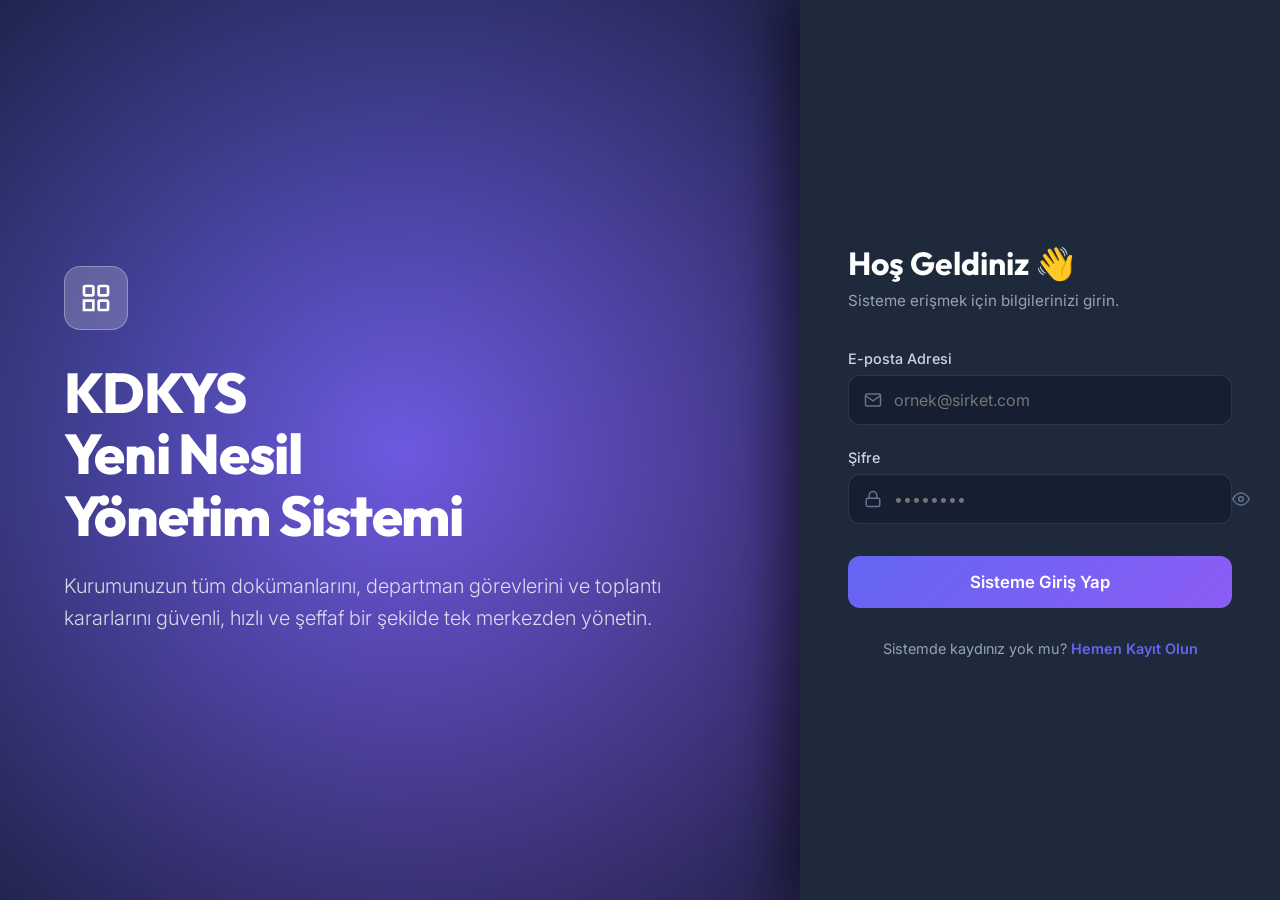
<file: Kurumsal Doküman ve Karar Yönetim Sistemi/wwwroot/index.html>
﻿<!DOCTYPE html>
<html lang="tr">
<head>
  <meta http-equiv="Cache-Control" content="no-cache, no-store, must-revalidate" />
  <meta http-equiv="Pragma" content="no-cache" />
  <meta http-equiv="Expires" content="0" />
  <meta charset="UTF-8" />
  <meta name="viewport" content="width=device-width, initial-scale=1.0" />
  <title>KDKYS – Kurumsal Doküman ve Karar Yönetim Sistemi</title>
  <link href="https://fonts.googleapis.com/css2?family=Outfit:wght@300;400;500;600;700;800&family=Inter:wght@400;500;600&display=swap" rel="stylesheet" />
  <link rel="stylesheet" href="css/style.css" />
  <style>
    :root {
      --login-bg: #0f172a;
      --login-card: #1e293b;
      --login-accent: #6366f1;
    }
    body {
      margin: 0;
      padding: 0;
      font-family: 'Inter', sans-serif;
      background: var(--login-bg);
      display: flex;
      height: 100vh;
      overflow: hidden;
      color: #fff;
    }
    
    /* Left Side - Branding */
    .login-left {
      flex: 1;
      background: linear-gradient(135deg, rgba(99,102,241,0.9) 0%, rgba(139,92,246,0.9) 100%), url('https://images.unsplash.com/photo-1497215728101-856f4ea42174?auto=format&fit=crop&q=80&w=1920') center/cover;
      position: relative;
      display: flex;
      flex-direction: column;
      justify-content: center;
      padding: 4rem;
      overflow: hidden;
    }
    
    .login-left::before {
      content: '';
      position: absolute;
      top: 0; left: 0; right: 0; bottom: 0;
      background: radial-gradient(circle at center, transparent 0%, rgba(15,23,42,0.8) 100%);
      z-index: 1;
    }

    .brand-content {
      position: relative;
      z-index: 2;
      max-width: 600px;
    }
    
    .brand-logo-icon {
      width: 64px;
      height: 64px;
      background: rgba(255,255,255,0.2);
      backdrop-filter: blur(10px);
      border-radius: 16px;
      display: flex;
      align-items: center;
      justify-content: center;
      margin-bottom: 2rem;
      border: 1px solid rgba(255,255,255,0.3);
    }
    
    .brand-title {
      font-family: 'Outfit', sans-serif;
      font-size: 3.5rem;
      font-weight: 800;
      line-height: 1.1;
      margin-bottom: 1.5rem;
      letter-spacing: -0.02em;
    }
    
    .brand-subtitle {
      font-size: 1.25rem;
      line-height: 1.6;
      color: rgba(255,255,255,0.8);
      font-weight: 300;
    }

    /* Right Side - Form */
    .login-right {
      flex: 0 0 480px;
      background: var(--login-card);
      display: flex;
      flex-direction: column;
      justify-content: center;
      padding: 3rem;
      box-shadow: -20px 0 50px rgba(0,0,0,0.5);
      z-index: 10;
    }

    .login-header {
      margin-bottom: 2.5rem;
    }
    
    .login-header h2 {
      font-family: 'Outfit', sans-serif;
      font-size: 2rem;
      font-weight: 700;
      margin-bottom: 0.5rem;
    }
    
    .login-header p {
      color: #94a3b8;
      font-size: 0.95rem;
    }

    .custom-input {
      width: 100%;
      background: rgba(15,23,42,0.5);
      border: 1px solid rgba(255,255,255,0.1);
      padding: 0.875rem 1rem 0.875rem 2.8rem;
      border-radius: 12px;
      color: #fff;
      font-size: 1rem;
      transition: all 0.3s;
    }

    .custom-input:focus {
      border-color: var(--login-accent);
      box-shadow: 0 0 0 4px rgba(99,102,241,0.15);
      outline: none;
    }

    .input-icon-wrapper {
      position: relative;
      margin-bottom: 1.5rem;
    }

    .input-icon-wrapper svg {
      position: absolute;
      left: 1rem;
      top: 50%;
      transform: translateY(-50%);
      color: #64748b;
      transition: color 0.3s;
    }

    .custom-input:focus + svg,
    .custom-input:not(:placeholder-shown) ~ svg {
      color: var(--login-accent);
    }

    .login-btn-large {
      width: 100%;
      background: linear-gradient(135deg, #6366f1, #8b5cf6);
      color: white;
      border: none;
      padding: 1rem;
      border-radius: 12px;
      font-size: 1.05rem;
      font-weight: 600;
      cursor: pointer;
      transition: transform 0.2s, box-shadow 0.2s;
      display: flex;
      justify-content: center;
      align-items: center;
      gap: 0.5rem;
    }

    .login-btn-large:hover {
      transform: translateY(-2px);
      box-shadow: 0 8px 20px rgba(99,102,241,0.4);
    }

    .login-footer {
      margin-top: 2rem;
      text-align: center;
      font-size: 0.9rem;
      color: #94a3b8;
    }
    
    .login-footer a {
      color: var(--login-accent);
      text-decoration: none;
      font-weight: 600;
      transition: color 0.2s;
    }
    
    .login-footer a:hover {
      color: #8b5cf6;
    }

    @media (max-width: 900px) {
      body { flex-direction: column; }
      .login-left { display: none; }
      .login-right { flex: 1; width: 100%; padding: 2rem; }
    }
  </style>
</head>
<body>

  <!-- Left Side: Visual Brand -->
  <div class="login-left">
    <div class="brand-content">
      <div class="brand-logo-icon">
        <svg width="32" height="32" viewBox="0 0 24 24" fill="none" stroke="white" stroke-width="2"><rect x="3" y="3" width="7" height="7" rx="1"/><rect x="14" y="3" width="7" height="7" rx="1"/><rect x="14" y="14" width="7" height="7" rx="1"/><path d="M3 14h7v7H3z"/></svg>
      </div>
      <h1 class="brand-title">KDKYS<br/>Yeni Nesil<br/>Yönetim Sistemi</h1>
      <p class="brand-subtitle">Kurumunuzun tüm dokümanlarını, departman görevlerini ve toplantı kararlarını güvenli, hızlı ve şeffaf bir şekilde tek merkezden yönetin.</p>
    </div>
  </div>

  <!-- Right Side: Login -->
  <div class="login-right">
    <div class="login-header">
      <h2>Hoş Geldiniz 👋</h2>
      <p>Sisteme erişmek için bilgilerinizi girin.</p>
    </div>

    <div id="loginAlert" class="alert hidden" style="margin-bottom:1.5rem;"></div>

    <form id="loginForm" autocomplete="off">
      
      <div class="form-group" style="margin-bottom: 0.5rem;">
        <label style="display:block; margin-bottom:0.5rem; color:#cbd5e1; font-size:0.9rem; font-weight:500;">E-posta Adresi</label>
        <div class="input-icon-wrapper">
          <input type="email" id="email" class="custom-input" placeholder="ornek@sirket.com" required autocomplete="email" />
          <svg width="18" height="18" viewBox="0 0 24 24" fill="none" stroke="currentColor" stroke-width="2"><path d="M4 4h16c1.1 0 2 .9 2 2v12c0 1.1-.9 2-2 2H4c-1.1 0-2-.9-2-2V6c0-1.1.9-2 2-2z"/><polyline points="22,6 12,13 2,6"/></svg>
        </div>
      </div>

      <div class="form-group" style="margin-bottom: 2rem;">
        <label style="display:block; margin-bottom:0.5rem; color:#cbd5e1; font-size:0.9rem; font-weight:500;">Şifre</label>
        <div class="input-icon-wrapper" style="margin-bottom:0;">
          <input type="password" id="password" class="custom-input" placeholder="••••••••" required autocomplete="current-password" />
          <svg width="18" height="18" viewBox="0 0 24 24" fill="none" stroke="currentColor" stroke-width="2"><rect x="3" y="11" width="18" height="11" rx="2" ry="2"/><path d="M7 11V7a5 5 0 0 1 10 0v4"/></svg>
          <button type="button" id="togglePw" style="position:absolute; right:1rem; top:50%; transform:translateY(-50%); background:none; border:none; color:#64748b; cursor:pointer;">
            <svg id="eyeIcon" width="18" height="18" viewBox="0 0 24 24" fill="none" stroke="currentColor" stroke-width="2"><path d="M1 12s4-8 11-8 11 8 11 8-4 8-11 8-11-8-11-8z"/><circle cx="12" cy="12" r="3"/></svg>
          </button>
        </div>
      </div>

      <button type="submit" id="loginBtn" class="login-btn-large">
        <span id="loginBtnText">Sisteme Giriş Yap</span>
        <svg id="loginSpinner" class="hidden" width="20" height="20" viewBox="0 0 24 24" fill="none" stroke="currentColor" stroke-width="2" style="animation: spin 1s linear infinite;"><path d="M21 12a9 9 0 1 1-6.219-8.56"/></svg>
      </button>

    </form>

    <div class="login-footer">
      Sistemde kaydınız yok mu? <a href="register.html">Hemen Kayıt Olun</a>
    </div>
  </div>

  <style>
    @keyframes spin { 100% { transform: rotate(360deg); } }
  </style>

  <script src="js/api.js"></script>
  <script>
    if (localStorage.getItem('token')) {
      window.location.href = 'dashboard.html?v=2';
    }

    document.getElementById('togglePw').addEventListener('click', () => {
      const pw = document.getElementById('password');
      pw.type = pw.type === 'password' ? 'text' : 'password';
    });

    document.getElementById('loginForm').addEventListener('submit', async (e) => {
      e.preventDefault();
      const btn = document.getElementById('loginBtn');
      const txt = document.getElementById('loginBtnText');
      const spinner = document.getElementById('loginSpinner');
      const alert = document.getElementById('loginAlert');

      btn.disabled = true;
      txt.textContent = 'Bağlanıyor...';
      spinner.classList.remove('hidden');
      alert.classList.add('hidden');

      try {
        const result = await Api.login(
          document.getElementById('email').value,
          document.getElementById('password').value
        );
        localStorage.setItem('token', result.token);
        localStorage.setItem('role', result.role);
        localStorage.setItem('userEmail', document.getElementById('email').value);
        localStorage.setItem('userName', result.name);
        localStorage.setItem('userId', result.userId);
        window.location.href = 'dashboard.html?v=2';
      } catch (err) {
        alert.textContent = err.message || 'Giriş başarısız. E-posta veya şifre hatalı.';
        alert.className = 'alert alert-error';
        btn.disabled = false;
        txt.textContent = 'Sisteme Giriş Yap';
        spinner.classList.add('hidden');
      }
    });
  </script>
</body>
</html>
</file>
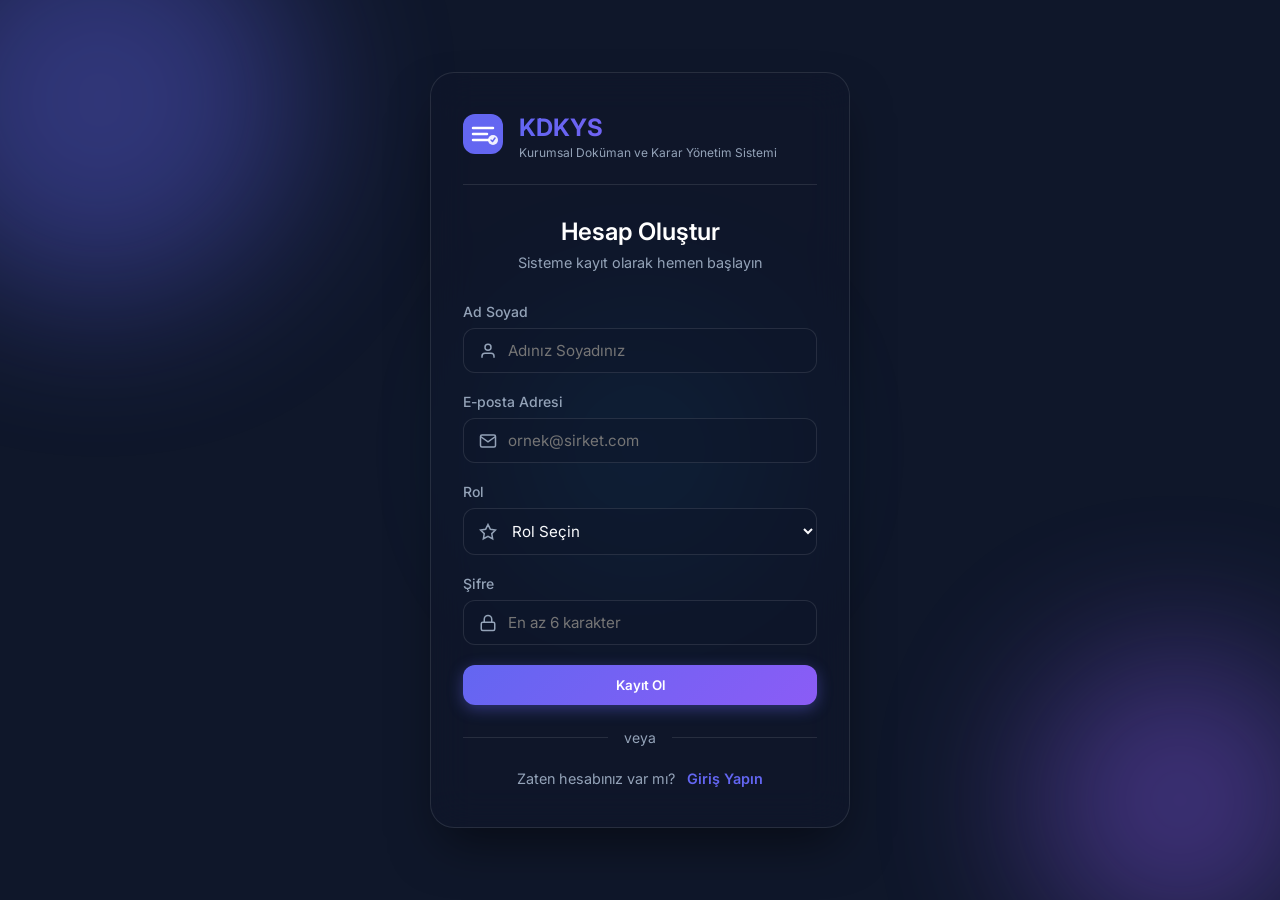
<file: Kurumsal Doküman ve Karar Yönetim Sistemi/wwwroot/register.html>
﻿<!DOCTYPE html>
<html lang="tr">
<head>
  <meta http-equiv="Cache-Control" content="no-cache, no-store, must-revalidate" />
  <meta http-equiv="Pragma" content="no-cache" />
  <meta http-equiv="Expires" content="0" />
  <meta charset="UTF-8" />
  <meta name="viewport" content="width=device-width, initial-scale=1.0" />
  <title>Kayıt Ol – KDKYS</title>
  <meta name="description" content="Yeni hesap oluşturarak sisteme katılın." />
  <link rel="preconnect" href="https://fonts.googleapis.com" />
  <link href="https://fonts.googleapis.com/css2?family=Inter:wght@300;400;500;600;700;800&display=swap" rel="stylesheet" />
  <link rel="stylesheet" href="css/style.css" />
</head>
<body class="auth-body">

  <div class="bg-orb orb1"></div>
  <div class="bg-orb orb2"></div>
  <div class="bg-orb orb3"></div>

  <div class="auth-container">
    <div class="auth-card">

      <div class="auth-brand">
        <div class="auth-logo">
          <svg width="40" height="40" viewBox="0 0 40 40" fill="none">
            <rect width="40" height="40" rx="12" fill="url(#logoGrad2)"/>
            <path d="M10 14h20M10 20h14M10 26h18" stroke="white" stroke-width="2.5" stroke-linecap="round"/>
            <circle cx="30" cy="26" r="5" fill="white" opacity="0.9"/>
            <path d="M28 26l1.5 1.5L32 24" stroke="#6366f1" stroke-width="1.5" stroke-linecap="round" stroke-linejoin="round"/>
            <defs>
              <linearGradient id="logoGrad2" x1="0" y1="0" x2="40" y2="40">
                <stop offset="0%" stop-color="#6366f1"/>
                <stop offset="100%" stop-color="#8b5cf6"/>
              </linearGradient>
            </defs>
          </svg>
        </div>
        <div>
          <h1 class="auth-title">KDKYS</h1>
          <p class="auth-subtitle">Kurumsal Doküman ve Karar Yönetim Sistemi</p>
        </div>
      </div>

      <h2 class="auth-heading">Hesap Oluştur</h2>
      <p class="auth-desc">Sisteme kayıt olarak hemen başlayın</p>

      <div id="registerAlert" class="alert hidden"></div>

      <form id="registerForm" class="auth-form">
        <div class="form-group">
          <label for="name">Ad Soyad</label>
          <div class="input-wrapper">
            <svg class="input-icon" width="18" height="18" viewBox="0 0 24 24" fill="none" stroke="currentColor" stroke-width="2">
              <path d="M20 21v-2a4 4 0 0 0-4-4H8a4 4 0 0 0-4 4v2"/>
              <circle cx="12" cy="7" r="4"/>
            </svg>
            <input type="text" id="name" placeholder="Adınız Soyadınız" required />
          </div>
        </div>

        <div class="form-group">
          <label for="regEmail">E-posta Adresi</label>
          <div class="input-wrapper">
            <svg class="input-icon" width="18" height="18" viewBox="0 0 24 24" fill="none" stroke="currentColor" stroke-width="2">
              <path d="M4 4h16c1.1 0 2 .9 2 2v12c0 1.1-.9 2-2 2H4c-1.1 0-2-.9-2-2V6c0-1.1.9-2 2-2z"/>
              <polyline points="22,6 12,13 2,6"/>
            </svg>
            <input type="email" id="regEmail" placeholder="ornek@sirket.com" required />
          </div>
        </div>

        <div class="form-group">
          <label for="role">Rol</label>
          <div class="input-wrapper">
            <svg class="input-icon" width="18" height="18" viewBox="0 0 24 24" fill="none" stroke="currentColor" stroke-width="2">
              <path d="M12 2l3.09 6.26L22 9.27l-5 4.87 1.18 6.88L12 17.77l-6.18 3.25L7 14.14 2 9.27l6.91-1.01L12 2z"/>
            </svg>
            <select id="role" required>
              <option value="">Rol Seçin</option>
              <option value="Personel">Personel</option>
              <option value="Yönetici">Yönetici</option>
              <option value="Departman Sorumlusu">Departman Sorumlusu</option>
            </select>
          </div>
        </div>

        <div class="form-group">
          <label for="regPassword">Şifre</label>
          <div class="input-wrapper">
            <svg class="input-icon" width="18" height="18" viewBox="0 0 24 24" fill="none" stroke="currentColor" stroke-width="2">
              <rect x="3" y="11" width="18" height="11" rx="2" ry="2"/>
              <path d="M7 11V7a5 5 0 0 1 10 0v4"/>
            </svg>
            <input type="password" id="regPassword" placeholder="En az 6 karakter" required minlength="6" />
          </div>
        </div>

        <button type="submit" id="registerBtn" class="btn btn-primary btn-full">
          <span id="registerBtnText">Kayıt Ol</span>
          <div id="registerSpinner" class="btn-spinner hidden"></div>
        </button>
      </form>

      <div class="auth-divider"><span>veya</span></div>

      <p class="auth-register-link">
        Zaten hesabınız var mı? <a href="index.html">Giriş Yapın</a>
      </p>

    </div>
  </div>

  <script src="js/api.js"></script>
  <script>
    document.getElementById('registerForm').addEventListener('submit', async (e) => {
      e.preventDefault();
      const btn = document.getElementById('registerBtn');
      const txt = document.getElementById('registerBtnText');
      const spinner = document.getElementById('registerSpinner');
      const alertEl = document.getElementById('registerAlert');

      btn.disabled = true;
      txt.textContent = 'Kayıt yapılıyor...';
      spinner.classList.remove('hidden');
      alertEl.classList.add('hidden');

      try {
        await Api.register({
          name: document.getElementById('name').value,
          email: document.getElementById('regEmail').value,
          role: document.getElementById('role').value,
          passwordHash: document.getElementById('regPassword').value
        });
        alertEl.textContent = '✓ Kayıt başarılı! Giriş sayfasına yönlendiriliyorsunuz...';
        alertEl.className = 'alert alert-success';
        setTimeout(() => window.location.href = 'index.html', 1500);
      } catch (err) {
        alertEl.textContent = err.message || 'Kayıt başarısız.';
        alertEl.className = 'alert alert-error';
        btn.disabled = false;
        txt.textContent = 'Kayıt Ol';
        spinner.classList.add('hidden');
      }
    });
  </script>
</body>
</html>
</file>
<file: Kurumsal Doküman ve Karar Yönetim Sistemi/wwwroot/css/style.css>
:root {
  --bg-dark: #0f172a;
  --bg-card: rgba(30, 41, 59, 0.7);
  --bg-card-hover: rgba(30, 41, 59, 0.9);
  --primary: #6366f1;
  --primary-hover: #4f46e5;
  --secondary: #8b5cf6;
  --text-main: #f8fafc;
  --text-muted: #94a3b8;
  --border: rgba(255, 255, 255, 0.1);
  --success: #10b981;
  --warning: #f59e0b;
  --error: #ef4444;
  --info: #0ea5e9;
  --radius: 12px;
  --shadow: 0 8px 32px 0 rgba(0, 0, 0, 0.3);
  --glass-border: 1px solid rgba(255, 255, 255, 0.05);
}

* { box-sizing: border-box; margin: 0; padding: 0; font-family: 'Inter', sans-serif; }
body { background: var(--bg-dark); color: var(--text-main); min-height: 100vh; overflow-x: hidden; }
a { text-decoration: none; color: var(--primary); transition: color 0.2s; }
a:hover { color: var(--secondary); }
button, input, select, textarea { font-family: inherit; }

/* Background Orbs */
.bg-orb { position: fixed; border-radius: 50%; filter: blur(80px); z-index: -1; opacity: 0.4; animation: float 10s infinite ease-in-out alternate; }
.orb1 { width: 400px; height: 400px; background: var(--primary); top: -100px; left: -100px; }
.orb2 { width: 300px; height: 300px; background: var(--secondary); bottom: -50px; right: -50px; animation-delay: -5s; }
.orb3 { width: 250px; height: 250px; background: var(--info); top: 50%; left: 50%; transform: translate(-50%, -50%); opacity: 0.2; }
@keyframes float { 0% { transform: translate(0, 0) scale(1); } 100% { transform: translate(30px, 50px) scale(1.1); } }

/* Layout */
.app-body { display: flex; height: 100vh; overflow: hidden; }
.sidebar { width: 260px; background: rgba(15, 23, 42, 0.8); backdrop-filter: blur(20px); border-right: var(--glass-border); display: flex; flex-direction: column; padding: 1.5rem; transition: transform 0.3s ease; }
.sidebar-brand { display: flex; align-items: center; gap: 1rem; margin-bottom: 2.5rem; }
.sidebar-brand-text { font-size: 1.5rem; font-weight: 700; background: linear-gradient(to right, var(--primary), var(--secondary)); -webkit-background-clip: text; color: transparent; }
.sidebar-nav { flex: 1; display: flex; flex-direction: column; gap: 0.5rem; }
.nav-item { display: flex; align-items: center; gap: 1rem; padding: 0.875rem 1rem; border-radius: var(--radius); color: var(--text-muted); transition: all 0.2s; font-weight: 500; }
.nav-item:hover, .nav-item.active { background: rgba(99, 102, 241, 0.1); color: var(--text-main); }
.nav-item.active { box-shadow: inset 3px 0 0 var(--primary); }
.sidebar-user { margin-top: auto; padding-top: 1.5rem; border-top: var(--glass-border); display: flex; align-items: center; gap: 1rem; }
.user-avatar { width: 40px; height: 40px; border-radius: 50%; background: linear-gradient(135deg, var(--primary), var(--secondary)); display: flex; align-items: center; justify-content: center; font-weight: 600; font-size: 1.2rem; }
.user-info { flex: 1; overflow: hidden; }
.user-name { font-size: 0.9rem; font-weight: 600; white-space: nowrap; text-overflow: ellipsis; overflow: hidden; }
.user-role { font-size: 0.75rem; color: var(--text-muted); }
.logout-btn { background: none; border: none; color: var(--text-muted); cursor: pointer; padding: 0.5rem; border-radius: var(--radius); transition: all 0.2s; display:flex; align-items:center; justify-content:center;}
.logout-btn:hover { background: rgba(239, 68, 68, 0.1); color: var(--error); }

.main-content { flex: 1; padding: 2rem; overflow-y: auto; display: flex; flex-direction: column; gap: 2rem; position: relative; }
.page-header { display: flex; justify-content: space-between; align-items: center; }
.page-title { font-size: 2rem; font-weight: 700; margin-bottom: 0.25rem; }
.page-subtitle { color: var(--text-muted); font-size: 0.95rem; }

/* Components */
.btn { display: inline-flex; align-items: center; justify-content: center; gap: 0.5rem; padding: 0.75rem 1.5rem; border-radius: var(--radius); font-weight: 600; cursor: pointer; transition: all 0.2s; border: none; outline: none; position: relative; overflow: hidden; }
.btn-primary { background: linear-gradient(135deg, var(--primary), var(--secondary)); color: white; box-shadow: 0 4px 15px rgba(99, 102, 241, 0.4); }
.btn-primary:hover { transform: translateY(-2px); box-shadow: 0 6px 20px rgba(99, 102, 241, 0.6); }
.btn-ghost { background: transparent; color: var(--text-main); border: 1px solid var(--border); }
.btn-ghost:hover { background: rgba(255, 255, 255, 0.05); }
.btn-full { width: 100%; }
.btn:disabled { opacity: 0.7; cursor: not-allowed; transform: none; }
.icon-btn { width: 32px; height: 32px; border-radius: 8px; display: inline-flex; align-items: center; justify-content: center; border: none; cursor: pointer; transition: all 0.2s; background: rgba(255,255,255,0.05); color:var(--text-muted);}
.icon-btn-blue:hover { background: rgba(14, 165, 233, 0.2); color: var(--info); }
.icon-btn-purple:hover { background: rgba(139, 92, 246, 0.2); color: var(--secondary); }
.icon-btn-red:hover { background: rgba(239, 68, 68, 0.2); color: var(--error); }

/* Forms */
.form-group { margin-bottom: 1.25rem; }
.form-group label { display: block; margin-bottom: 0.5rem; font-size: 0.875rem; font-weight: 500; color: var(--text-muted); }
.input-wrapper { position: relative; }
.input-icon { position: absolute; left: 1rem; top: 50%; transform: translateY(-50%); color: var(--text-muted); }
.input-wrapper input, .input-wrapper select { padding-left: 2.75rem; }
input, select, textarea { width: 100%; padding: 0.75rem 1rem; background: rgba(15, 23, 42, 0.5); border: 1px solid var(--border); border-radius: var(--radius); color: var(--text-main); font-size: 0.95rem; transition: all 0.2s; }
input:focus, select:focus, textarea:focus { outline: none; border-color: var(--primary); box-shadow: 0 0 0 3px rgba(99, 102, 241, 0.2); background: rgba(15, 23, 42, 0.8); }
.form-row { display: flex; gap: 1rem; }
.form-row > .form-group { flex: 1; }

/* Dashboard Cards */
.stats-grid { display: grid; grid-template-columns: repeat(auto-fit, minmax(240px, 1fr)); gap: 1.5rem; }
.stat-card { background: var(--bg-card); backdrop-filter: blur(10px); border: var(--glass-border); border-radius: calc(var(--radius) * 1.5); padding: 1.5rem; display: flex; flex-direction: column; position: relative; overflow: hidden; transition: transform 0.2s; }
.stat-card:hover { transform: translateY(-5px); background: var(--bg-card-hover); }
.stat-card::before { content: ''; position: absolute; top: 0; left: 0; width: 4px; height: 100%; background: var(--accent, var(--primary)); }
.stat-icon { width: 48px; height: 48px; border-radius: 12px; display: flex; align-items: center; justify-content: center; margin-bottom: 1rem; }
.stat-label { color: var(--text-muted); font-size: 0.9rem; font-weight: 500; margin-bottom: 0.5rem; }
.stat-value { font-size: 2.5rem; font-weight: 800; line-height: 1; }

/* Panels */
.dashboard-panels { display: grid; grid-template-columns: repeat(auto-fit, minmax(400px, 1fr)); gap: 1.5rem; }
.panel { background: var(--bg-card); backdrop-filter: blur(10px); border: var(--glass-border); border-radius: calc(var(--radius) * 1.5); padding: 1.5rem; display: flex; flex-direction: column; }
.panel-header { display: flex; justify-content: space-between; align-items: center; margin-bottom: 1.5rem; }
.panel-title { font-size: 1.25rem; font-weight: 600; }
.panel-link { font-size: 0.875rem; font-weight: 500; }
.list-item { display: flex; align-items: center; gap: 1rem; padding: 1rem; border-radius: var(--radius); background: rgba(255,255,255,0.02); margin-bottom: 0.5rem; transition: background 0.2s; }
.list-item:hover { background: rgba(255,255,255,0.05); }
.list-item-icon { width: 40px; height: 40px; border-radius: 10px; display: flex; align-items: center; justify-content: center; flex-shrink: 0; }
.doc-icon { background: rgba(14, 165, 233, 0.1); }
.task-icon-high { background: rgba(239, 68, 68, 0.1); color: var(--error); }
.task-icon-medium { background: rgba(245, 158, 11, 0.1); color: var(--warning); }
.task-icon-low { background: rgba(16, 185, 129, 0.1); color: var(--success); }
.list-item-info { flex: 1; overflow: hidden; }
.list-item-title { font-weight: 600; font-size: 0.95rem; white-space: nowrap; overflow: hidden; text-overflow: ellipsis; }
.list-item-sub { font-size: 0.8rem; color: var(--text-muted); margin-top: 0.25rem; }

/* Tables */
.table-wrapper { background: var(--bg-card); backdrop-filter: blur(10px); border: var(--glass-border); border-radius: calc(var(--radius) * 1.5); overflow-x: auto; padding: 1px; }
.data-table { width: 100%; border-collapse: collapse; text-align: left; }
.data-table th { padding: 1.25rem 1rem; font-size: 0.85rem; font-weight: 600; color: var(--text-muted); text-transform: uppercase; letter-spacing: 0.05em; border-bottom: var(--glass-border); }
.data-table td { padding: 1rem; border-bottom: 1px solid rgba(255,255,255,0.02); vertical-align: middle; }
.data-table tbody tr { transition: background 0.2s; }
.data-table tbody tr:hover { background: rgba(255,255,255,0.02); }
.doc-name-cell { display: flex; align-items: center; gap: 0.75rem; font-weight: 500; }
.action-btns { display: flex; gap: 0.5rem; }

/* Badges */
.badge { display: inline-flex; align-items: center; padding: 0.25rem 0.75rem; border-radius: 999px; font-size: 0.75rem; font-weight: 600; letter-spacing: 0.02em; }
.badge-info { background: rgba(14, 165, 233, 0.15); color: #38bdf8; }
.badge-success { background: rgba(16, 185, 129, 0.15); color: #34d399; }
.badge-warning { background: rgba(245, 158, 11, 0.15); color: #fbbf24; }
.badge-error { background: rgba(239, 68, 68, 0.15); color: #f87171; }
.badge-purple { background: rgba(139, 92, 246, 0.15); color: #a78bfa; }
.file-ext-badge { font-size: 0.65rem; font-weight: 800; padding: 0.2rem 0.4rem; border-radius: 4px; }

/* Status Bars (Dashboard) */
.status-bars { display: flex; flex-direction: column; gap: 1rem; }
.status-bar-row { display: flex; flex-direction: column; gap: 0.5rem; }
.status-bar-label { display: flex; justify-content: space-between; font-size: 0.85rem; font-weight: 500; }
.status-bar-count { color: var(--text-muted); }
.status-bar-track { width: 100%; height: 8px; background: rgba(255,255,255,0.05); border-radius: 4px; overflow: hidden; }
.status-bar-fill { height: 100%; border-radius: 4px; transition: width 1s cubic-bezier(0.4, 0, 0.2, 1); width: 0; }

/* Tasks Grid */
.task-grid { display: grid; grid-template-columns: repeat(auto-fill, minmax(300px, 1fr)); gap: 1.5rem; }
.task-card { background: var(--bg-card); border: var(--glass-border); border-radius: calc(var(--radius) * 1.5); padding: 1.5rem; display: flex; flex-direction: column; gap: 1rem; transition: transform 0.2s, box-shadow 0.2s; }
.task-card:hover { transform: translateY(-3px); box-shadow: var(--shadow); background: var(--bg-card-hover); }
.task-card-header { display: flex; justify-content: space-between; align-items: flex-start; }
.task-card-title { font-size: 1.1rem; font-weight: 600; line-height: 1.4; }
.task-card-desc { font-size: 0.85rem; color: var(--text-muted); line-height: 1.5; display: -webkit-box; -webkit-line-clamp: 2; -webkit-box-orient: vertical; overflow: hidden; flex: 1; }
.task-card-meta { display: flex; justify-content: space-between; align-items: center; font-size: 0.8rem; color: var(--text-muted); padding-top: 1rem; border-top: 1px solid rgba(255,255,255,0.05); }
.task-meta-item { display: flex; align-items: center; gap: 0.4rem; }
.task-meta-item.overdue { color: var(--error); font-weight: 600; }
.priority-pill { padding: 0.2rem 0.6rem; border-radius: 4px; font-size: 0.7rem; font-weight: 700; text-transform: uppercase; }
.priority-pill-high { background: rgba(239, 68, 68, 0.1); color: #f87171; }
.priority-pill-medium { background: rgba(245, 158, 11, 0.1); color: #fbbf24; }
.priority-pill-low { background: rgba(16, 185, 129, 0.1); color: #34d399; }
.task-card-actions { display: flex; gap: 0.5rem; justify-content: flex-end; margin-top: 0.5rem; }

/* Filter Bar & Tabs */
.filter-bar { display: flex; gap: 1rem; margin-bottom: 1.5rem; flex-wrap: wrap; }
.search-wrapper { flex: 1; min-width: 250px; position: relative; }
.filter-select { width: 200px; }
.tab-bar { display: flex; gap: 0.5rem; border-bottom: 1px solid rgba(255,255,255,0.1); margin-bottom: 1.5rem; overflow-x: auto; padding-bottom: 2px;}
.tab { background: none; border: none; padding: 0.75rem 1.25rem; color: var(--text-muted); font-weight: 500; cursor: pointer; border-bottom: 2px solid transparent; transition: all 0.2s; white-space: nowrap; }
.tab:hover { color: var(--text-main); }
.tab.active { color: var(--primary); border-bottom-color: var(--primary); }

/* Users Grid */
.user-grid { display: grid; grid-template-columns: repeat(auto-fill, minmax(280px, 1fr)); gap: 1.5rem; }
.user-card { background: var(--bg-card); border: var(--glass-border); border-radius: calc(var(--radius) * 1.5); padding: 1.5rem; display: flex; align-items: center; gap: 1.25rem; transition: transform 0.2s; }
.user-card:hover { transform: translateY(-3px); background: var(--bg-card-hover); }
.user-card-avatar { width: 60px; height: 60px; border-radius: 50%; display: flex; align-items: center; justify-content: center; font-size: 1.5rem; font-weight: 700; flex-shrink: 0; }
.user-card-info { flex: 1; overflow: hidden; }
.user-card-name { font-size: 1.1rem; font-weight: 600; margin-bottom: 0.25rem; white-space: nowrap; overflow: hidden; text-overflow: ellipsis; }
.user-card-email { font-size: 0.85rem; color: var(--text-muted); margin-bottom: 0.75rem; white-space: nowrap; overflow: hidden; text-overflow: ellipsis; }

/* Modals */
.modal-overlay { position: fixed; top: 0; left: 0; right: 0; bottom: 0; background: rgba(0,0,0,0.6); backdrop-filter: blur(5px); z-index: 1000; display: flex; align-items: center; justify-content: center; padding: 1rem; animation: fadeIn 0.2s ease-out; }
.modal { background: #1e293b; border: 1px solid rgba(255,255,255,0.1); border-radius: calc(var(--radius) * 1.5); width: 100%; max-width: 500px; padding: 2rem; box-shadow: 0 25px 50px -12px rgba(0,0,0,0.5); animation: slideUp 0.3s cubic-bezier(0.16, 1, 0.3, 1); }
.modal-sm { max-width: 400px; }
.modal-header { display: flex; justify-content: space-between; align-items: center; margin-bottom: 1.5rem; }
.modal-title { font-size: 1.25rem; font-weight: 600; }
.modal-close { background: none; border: none; color: var(--text-muted); cursor: pointer; font-size: 1.25rem; padding: 0.25rem; transition: color 0.2s; }
.modal-close:hover { color: var(--text-main); }
.modal-actions { display: flex; justify-content: flex-end; gap: 1rem; margin-top: 2rem; }
@keyframes fadeIn { from { opacity: 0; } to { opacity: 1; } }
@keyframes slideUp { from { opacity: 0; transform: translateY(20px) scale(0.95); } to { opacity: 1; transform: translateY(0) scale(1); } }
.hidden { display: none !important; }

/* File Drop Zone */
.file-drop-zone { border: 2px dashed rgba(99, 102, 241, 0.3); border-radius: var(--radius); padding: 2rem 1rem; text-align: center; background: rgba(15, 23, 42, 0.3); transition: all 0.2s; }
.file-drop-zone:hover { border-color: var(--primary); background: rgba(99, 102, 241, 0.05); }
.file-drop-zone p { color: var(--text-muted); font-size: 0.9rem; margin: 0.5rem 0; }
.file-types { font-size: 0.75rem !important; color: rgba(148, 163, 184, 0.6) !important; }
.file-pick-btn { display: inline-block; padding: 0.5rem 1rem; background: rgba(255,255,255,0.05); border-radius: var(--radius); color: var(--primary); font-weight: 500; cursor: pointer; border: 1px solid rgba(99,102,241,0.2); transition: all 0.2s; }
.file-pick-btn:hover { background: rgba(99,102,241,0.1); }
.selected-file { margin-top: 1rem !important; color: var(--success) !important; font-weight: 500; background: rgba(16, 185, 129, 0.1); padding: 0.5rem; border-radius: var(--radius); word-break: break-all; }

/* Share List */
.share-doc-name { font-weight: 600; color: var(--primary); margin-bottom: 1.5rem; padding-bottom: 1rem; border-bottom: 1px solid rgba(255,255,255,0.1); }
.share-list { margin-top: 2rem; }
.share-list-title { font-size: 0.85rem; font-weight: 600; color: var(--text-muted); text-transform: uppercase; margin-bottom: 0.75rem; letter-spacing: 0.05em;}
.share-list-item { display: flex; justify-content: space-between; align-items: center; padding: 0.75rem 1rem; background: rgba(255,255,255,0.02); border-radius: var(--radius); margin-bottom: 0.5rem; border: 1px solid rgba(255,255,255,0.05); }

/* Alerts */
.alert { padding: 1rem; border-radius: var(--radius); margin-bottom: 1rem; font-size: 0.9rem; font-weight: 500; display: flex; align-items: center; gap: 0.5rem; }
.alert-error { background: rgba(239, 68, 68, 0.1); color: #fca5a5; border: 1px solid rgba(239, 68, 68, 0.2); }
.alert-success { background: rgba(16, 185, 129, 0.1); color: #6ee7b7; border: 1px solid rgba(16, 185, 129, 0.2); }

/* Loading State */
.table-loading, .panel-loading { padding: 3rem !important; text-align: center; color: var(--text-muted); font-style: italic; }
.empty-state { padding: 3rem; text-align: center; color: var(--text-muted); border: 1px dashed rgba(255,255,255,0.1); border-radius: var(--radius); }

/* Spinners */
.btn-spinner { width: 16px; height: 16px; border: 2px solid rgba(255,255,255,0.3); border-top-color: white; border-radius: 50%; animation: spin 0.8s linear infinite; }
@keyframes spin { to { transform: rotate(360deg); } }

/* Skeleton Loading */
.skeleton { background: linear-gradient(90deg, rgba(255,255,255,0.05) 25%, rgba(255,255,255,0.1) 50%, rgba(255,255,255,0.05) 75%); background-size: 400% 100%; animation: skeletonLoad 1.5s infinite; border-radius: 4px; }
.skeleton-icon { width: 48px; height: 48px; border-radius: 12px; margin-bottom: 1rem; }
.skeleton-text { height: 14px; width: 60%; margin-bottom: 0.75rem; }
.skeleton-num { height: 32px; width: 40%; }
@keyframes skeletonLoad { 0% { background-position: 100% 50%; } 100% { background-position: 0 50%; } }

/* Auth Pages Specific */
.auth-body { display: flex; align-items: center; justify-content: center; min-height: 100vh; padding: 1rem; }
.auth-container { width: 100%; max-width: 420px; z-index: 10; }
.auth-card { background: rgba(15, 23, 42, 0.6); backdrop-filter: blur(20px); border: 1px solid rgba(255, 255, 255, 0.1); border-radius: 24px; padding: 2.5rem 2rem; box-shadow: 0 25px 50px -12px rgba(0, 0, 0, 0.5); }
.auth-brand { display: flex; align-items: center; gap: 1rem; margin-bottom: 2rem; padding-bottom: 1.5rem; border-bottom: 1px solid rgba(255, 255, 255, 0.1); }
.auth-logo { flex-shrink: 0; }
.auth-title { font-size: 1.5rem; font-weight: 700; margin-bottom: 0.25rem; background: linear-gradient(to right, #6366f1, #8b5cf6); -webkit-background-clip: text; color: transparent; }
.auth-subtitle { font-size: 0.75rem; color: var(--text-muted); line-height: 1.2; }
.auth-heading { font-size: 1.5rem; font-weight: 600; margin-bottom: 0.5rem; color: white; text-align: center; }
.auth-desc { font-size: 0.9rem; color: var(--text-muted); margin-bottom: 2rem; text-align: center; }
.toggle-pw { position: absolute; right: 1rem; top: 50%; transform: translateY(-50%); background: none; border: none; color: var(--text-muted); cursor: pointer; padding: 0.25rem; transition: color 0.2s; }
.toggle-pw:hover { color: var(--text-main); }
.auth-divider { display: flex; align-items: center; margin: 1.5rem 0; color: var(--text-muted); font-size: 0.875rem; }
.auth-divider::before, .auth-divider::after { content: ""; flex: 1; border-top: 1px solid rgba(255, 255, 255, 0.1); }
.auth-divider span { padding: 0 1rem; }
.auth-register-link { text-align: center; font-size: 0.9rem; color: var(--text-muted); }
.auth-register-link a { font-weight: 600; margin-left: 0.5rem; }
</file>
